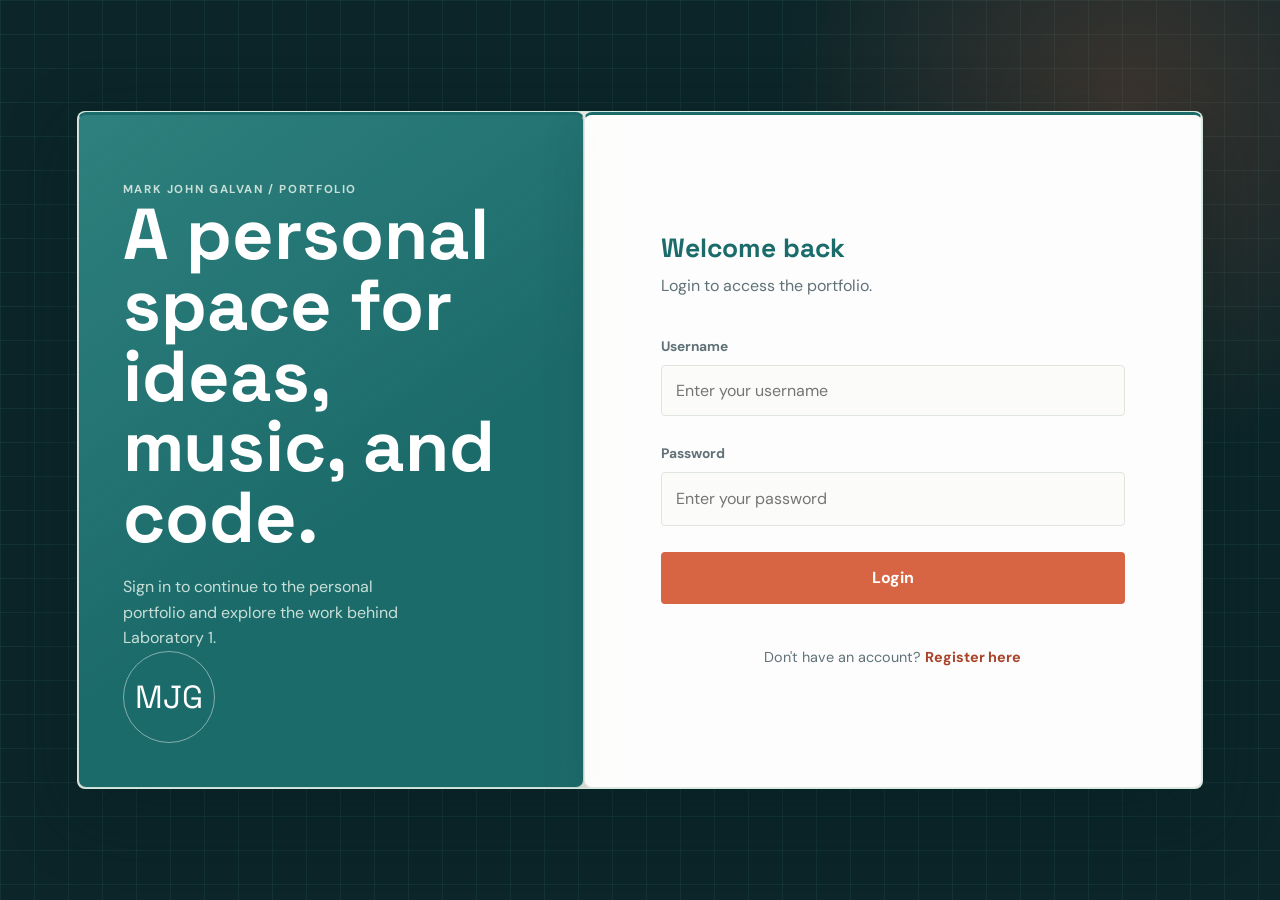
<file: GALVAN_LAB1/index.html>
<!DOCTYPE html>
<html lang="en">
<head>
    <meta charset="UTF-8">
    <meta name="viewport" content="width=device-width, initial-scale=1.0">
    <title>Access Mark John's Portfolio</title>
    <link rel="stylesheet" href="style.css">
</head>
<body>
    <main class="account-page">
        <div class="account-shell">
            <section class="account-intro" aria-labelledby="welcome-heading">
                <div>
                    <p class="account-kicker">Mark John Galvan / Portfolio</p>
                    <h1 id="welcome-heading">A personal space for ideas, music, and code.</h1>
                    <p>Sign in to continue to the personal portfolio and explore the work behind Laboratory 1.</p>
                </div>
                <div class="account-mark" aria-hidden="true">MJG</div>
            </section>

            <section class="account-panel" aria-live="polite">
                <div id="loginPage">
                    <h2>Welcome back</h2>
                    <p class="account-description">Login to access the portfolio.</p>

                    <form class="account-form" onsubmit="login(event)">
                        <label for="loginUsername">Username</label>
                        <input type="text" id="loginUsername" autocomplete="username" placeholder="Enter your username" required>

                        <label for="loginPassword">Password</label>
                        <input type="password" id="loginPassword" autocomplete="current-password" placeholder="Enter your password" required>

                        <button class="account-button" type="submit">Login</button>
                        <p id="loginMessage" class="account-message" role="status"></p>
                    </form>

                    <p class="account-switch">Don't have an account?
                        <button type="button" onclick="showRegister()">Register here</button>
                    </p>
                </div>

                <div id="registerPage" hidden>
                    <h2>Create an account</h2>
                    <p class="account-description">Register to enter the portfolio.</p>

                    <form class="account-form" onsubmit="register(event)">
                        <label for="registerName">Full name</label>
                        <input type="text" id="registerName" autocomplete="name" placeholder="Enter your full name" required>

                        <label for="registerUsername">Username</label>
                        <input type="text" id="registerUsername" autocomplete="username" placeholder="Create a username" required>

                        <label for="registerPassword">Password</label>
                        <input type="password" id="registerPassword" autocomplete="new-password" placeholder="At least 5 characters" required>

                        <label for="confirmPassword">Confirm password</label>
                        <input type="password" id="confirmPassword" autocomplete="new-password" placeholder="Repeat your password" required>

                        <button class="account-button" type="submit">Register</button>
                        <p id="registerMessage" class="account-message" role="status"></p>
                    </form>

                    <p class="account-switch">Already have an account?
                        <button type="button" onclick="showLogin()">Back to login</button>
                    </p>
                </div>
            </section>
        </div>
    </main>

    <script src="gsap-public/gsap-public/minified/gsap.min.js"></script>
    <script>
        const prefersReducedMotion = window.matchMedia('(prefers-reduced-motion: reduce)').matches;
        const motionDuration = prefersReducedMotion ? 0 : 0.55;
        const motionEase = 'power3.out';

        function animateMessage(element) {
            if (prefersReducedMotion) return;
            gsap.fromTo(element, { autoAlpha: 0, y: -8 }, { autoAlpha: 1, y: 0, duration: 0.3, ease: motionEase });
        }

        function animateSubmitButton(button, onComplete) {
            if (prefersReducedMotion) {
                if (onComplete) onComplete();
                return;
            }

            gsap.timeline({ onComplete: onComplete })
                .to(button, { scale: 0.96, duration: 0.1, ease: 'power2.in' })
                .to(button, { scale: 1, duration: 0.35, ease: 'back.out(2)' });
        }

        function animateFormSwap(currentId, nextId, focusId) {
            const current = document.getElementById(currentId);
            const next = document.getElementById(nextId);

            if (prefersReducedMotion) {
                current.hidden = true;
                next.hidden = false;
                document.getElementById(focusId).focus();
                return;
            }

            gsap.to(current, {
                autoAlpha: 0,
                x: -18,
                duration: 0.22,
                ease: 'power2.in',
                onComplete: () => {
                    current.hidden = true;
                    next.hidden = false;
                    gsap.fromTo(next, { autoAlpha: 0, x: 18 }, {
                        autoAlpha: 1,
                        x: 0,
                        duration: motionDuration,
                        ease: motionEase,
                        onComplete: () => document.getElementById(focusId).focus()
                    });
                }
            });
        }

        function showRegister() {
            animateFormSwap('loginPage', 'registerPage', 'registerName');
        }

        function showLogin() {
            animateFormSwap('registerPage', 'loginPage', 'loginUsername');
        }

        function setMessage(element, text, type) {
            element.textContent = text;
            element.className = 'account-message ' + type;
            animateMessage(element);
        }

        function register(event) {
            event.preventDefault();

            const fullName = document.getElementById('registerName').value.trim();
            const username = document.getElementById('registerUsername').value.trim();
            const password = document.getElementById('registerPassword').value;
            const confirmPassword = document.getElementById('confirmPassword').value;
            const message = document.getElementById('registerMessage');

            if (!fullName || !username || !password || !confirmPassword) {
                setMessage(message, 'Please complete all registration fields.', 'error');
                return;
            }

            if (password.length < 5) {
                setMessage(message, 'Password must contain at least 5 characters.', 'error');
                return;
            }

            if (password !== confirmPassword) {
                setMessage(message, 'Passwords do not match.', 'error');
                return;
            }

            localStorage.setItem('fullName', fullName);
            localStorage.setItem('username', username);
            localStorage.setItem('password', password);
            document.getElementById('loginUsername').value = username;
            document.getElementById('registerName').value = '';
            document.getElementById('registerUsername').value = '';
            document.getElementById('registerPassword').value = '';
            document.getElementById('confirmPassword').value = '';

            const finishRegistration = () => {
                alert('Registration successful! You can now log in.');
                showLogin();
                setMessage(document.getElementById('loginMessage'), 'Registration successful. You can now login.', 'success');
            };
            if (prefersReducedMotion) finishRegistration();
            else gsap.delayedCall(0.45, finishRegistration);
        }

        function login(event) {
            event.preventDefault();

            const username = document.getElementById('loginUsername').value.trim();
            const password = document.getElementById('loginPassword').value;
            const message = document.getElementById('loginMessage');
            const savedUsername = localStorage.getItem('username');
            const savedPassword = localStorage.getItem('password');

            if (!username || !password) {
                setMessage(message, 'Please enter your username and password.', 'error');
                return;
            }

            if (username === savedUsername && password === savedPassword) {
                localStorage.setItem('isLoggedIn', 'true');
                const finishLogin = () => {
                    alert('Login successful! Welcome back, ' + (localStorage.getItem('fullName') || username) + '.');
                    window.location.href = 'GALVAN_LAB1.html';
                };
                if (prefersReducedMotion) finishLogin();
                else gsap.delayedCall(0.45, finishLogin);
                return;
            }

            setMessage(message, 'Incorrect username or password.', 'error');
        }

        gsap.from('.account-intro > *, .account-panel > *', {
            autoAlpha: 0,
            y: 22,
            duration: motionDuration,
            stagger: prefersReducedMotion ? 0 : 0.08,
            ease: motionEase,
            clearProps: 'transform'
        });

        document.querySelectorAll('.account-form input').forEach((input) => {
            input.addEventListener('focus', () => {
                if (!prefersReducedMotion) gsap.to(input, { x: 4, duration: 0.18, ease: 'power2.out' });
            });
            input.addEventListener('blur', () => {
                if (!prefersReducedMotion) gsap.to(input, { x: 0, duration: 0.18, ease: 'power2.out' });
            });
        });

        document.querySelectorAll('.account-button').forEach((button) => {
            button.addEventListener('click', () => animateSubmitButton(button));
        });
    </script>
</body>
</html>
</file>
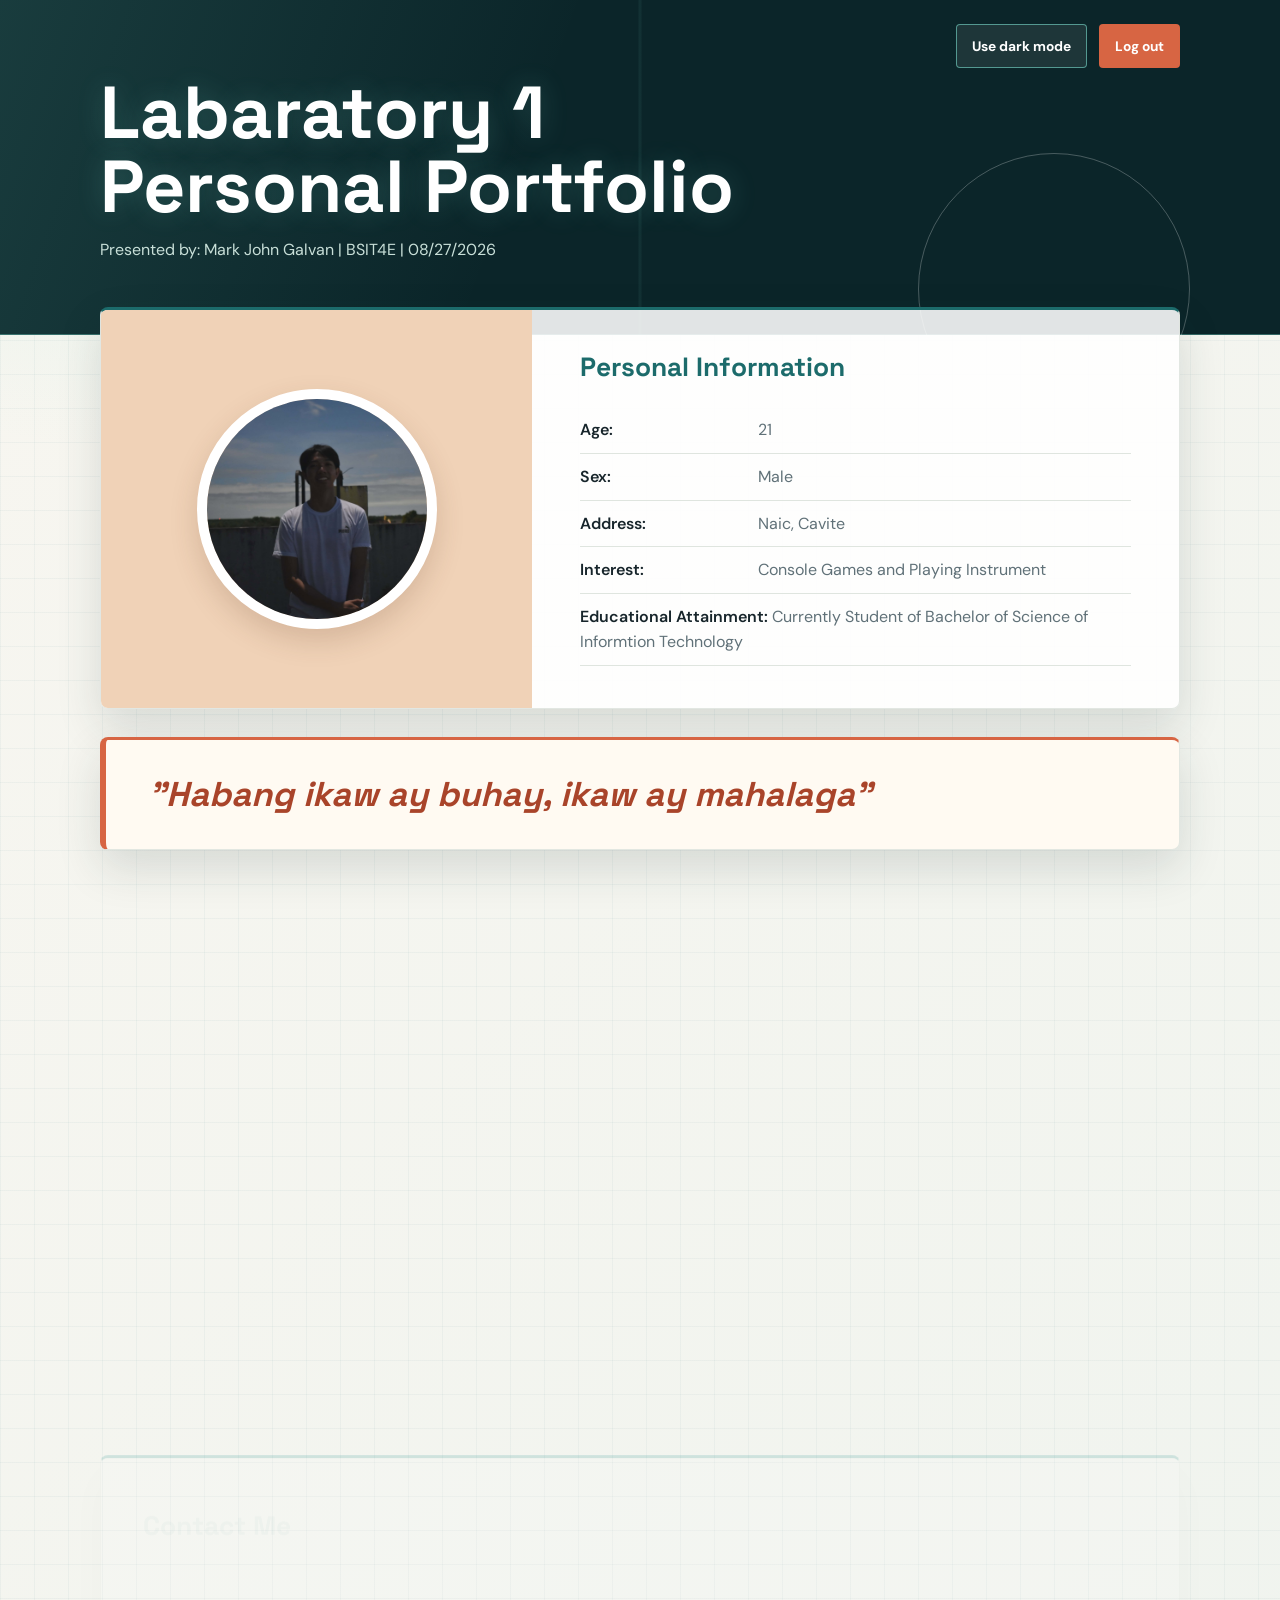
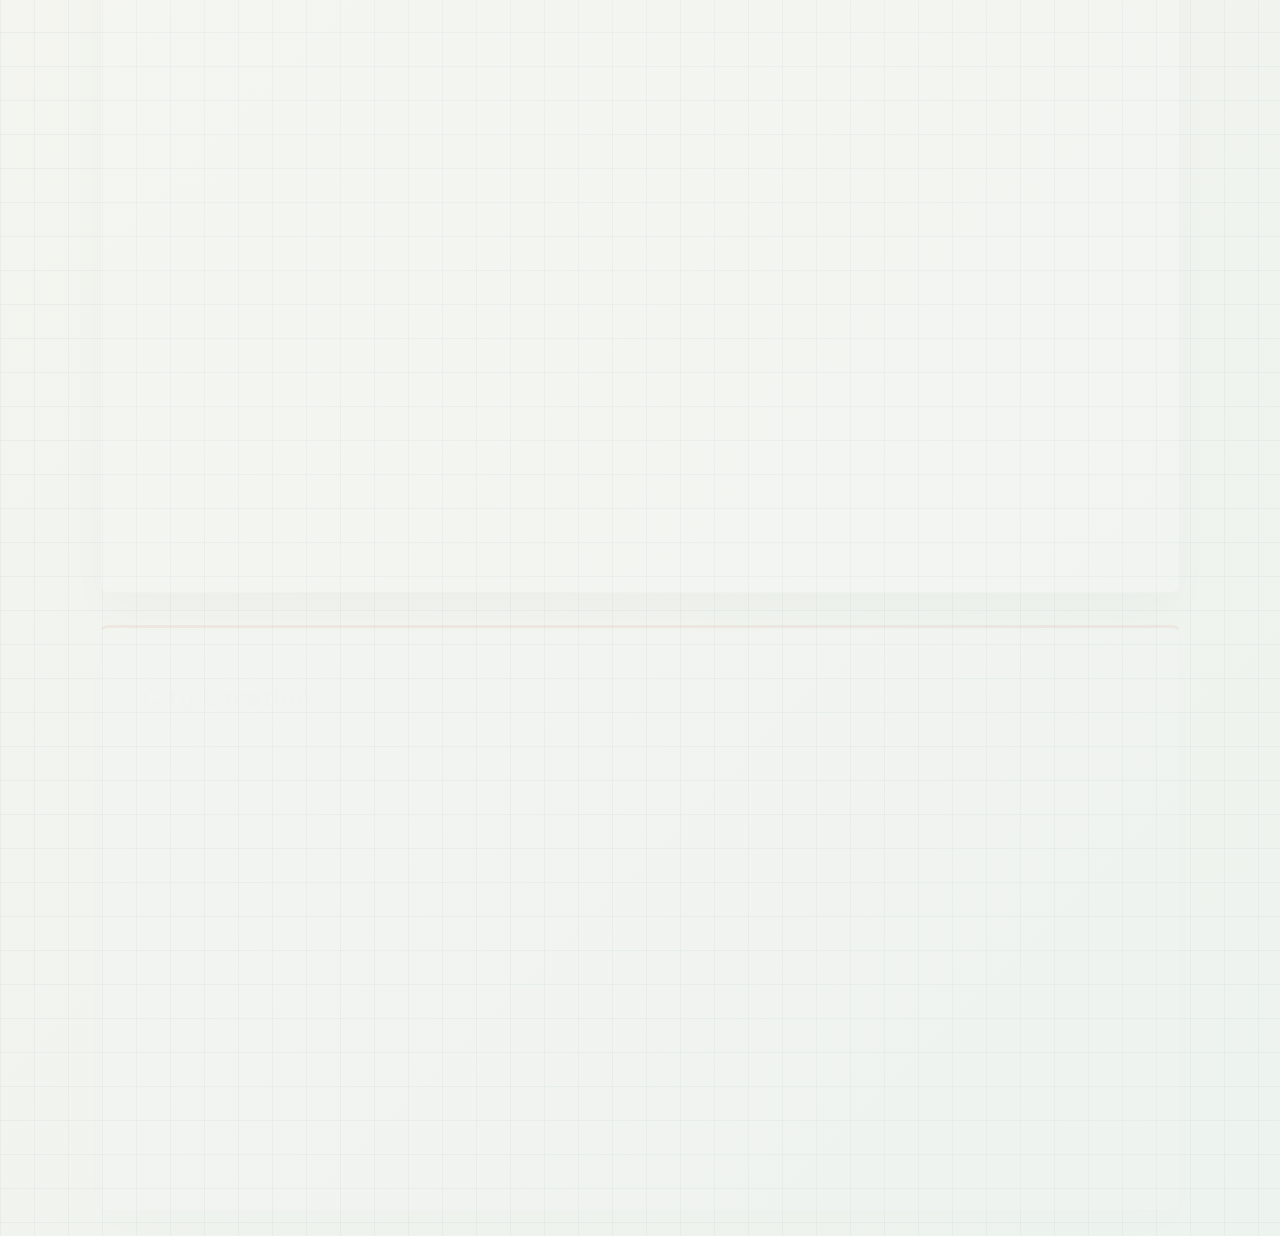
<file: GALVAN_LAB1/GALVAN_LAB1.html>
<!DOCTYPE html>
<html lang="en">
<head>
    <meta charset="UTF-8">
    <meta name="viewport" content="width=device-width, initial-scale=1.0">
    <title>Mark John Galvan - Personal Portfolio</title>
    <link rel="stylesheet" href="style.css">
</head>
<body>
   <header>
        <h1> Labaratory 1 Personal Portfolio</h1>
        <p>Presented by: Mark John Galvan | BSIT4E | 08/27/2026</p>
       <div class="portfolio-actions" aria-label="Portfolio options">
          <button class="portfolio-button theme-button" id="themeToggle" type="button" onclick="toggleTheme()">Use dark mode</button>
          <button class="portfolio-button logout-button" type="button" onclick="logout()">Log out</button>
       </div>
   </header> 
   
   <main>
        <section class="perso">
            <div class="image">
                <img src="pics/picko.jpeg" alt="Your Photo">
            </div>
            <div class="details">
                <h2>Personal Information</h2>
                <p><strong>Age: </strong>21</p>
                <p><strong>Sex: </strong>Male</p>
                <p><strong>Address: </strong>Naic, Cavite</p>
                <p><strong>Interest: </strong>Console Games and Playing Instrument</p>
                <p><strong>Educational Attainment: </strong> Currently Student of Bachelor of Science of Informtion Technology</p>
            </div>
        </section>

        <section class="qoutes">
            <h2>"Habang ikaw ay buhay, ikaw ay mahalaga"</h2>
        </section>

        <section class="know-more-link">
            <div>
                <p class="eyebrow">Explore another side of me</p>
                <h2>See my guitar covers</h2>
            </div>
            <a class="page-button" href="knowme.html">Open Guitar Covers <span aria-hidden="true">&rarr;</span></a>
        </section>

        <section class="spotify-section">
            <p class="eyebrow">Now playing</p>
            <h2>My Spotify Track</h2>
            <p class="section-intro">Listen to a track I would like to share.</p>
            <iframe
                class="spotify-embed"
                src="https://open.spotify.com/embed/track/3Q6n70tX5unGXUxHcRVsak?utm_source=generator&si=6766d51b0d5c43bb"
                title="Spotify track player"
                loading="lazy"
                allow="autoplay; clipboard-write; encrypted-media; fullscreen; picture-in-picture"
                referrerpolicy="strict-origin-when-cross-origin">
            </iframe>
        </section>

        <section class="forms">
            <h2>Contact Me</h2>
            <form>
                <div class="form-field">
                    <label for="name">Name:</label>
                    <input type="text" id="name" name="name" required>
                </div>

                <div class="form-field">
                    <label for="email">Email:</label>
                    <input type="email" id="email" name="email" required>
                </div>

                <fieldset class="gender-options">
                    <legend>Gender:</legend>
                    <label class="radio-option" for="male">
                        <input type="radio" id="male" name="gender" value="male">
                        Male
                    </label>
                    <label class="radio-option" for="female">
                        <input type="radio" id="female" name="gender" value="female">
                        Female
                    </label>
                </fieldset>

                <label for="interest">Interest: </label>
                <select id="interest" name="interest">
                    <option value="gaming">Gaming</option>
                    <option value="music">Music</option>
                    <option value="sports">Sports</option>
                    <option value="reading">Reading</option>
                </select>

                <label for="message">Message: </label> 
                <textarea id="message" name="message" rows="4" cols="50" placeholder="Write your message here:" required></textarea>

                <input type="checkbox" id="subscribe" name="subscribe" value="subscribe">
                <label for="subscribe">Subscribe for updates</label><br><br>

                <input type="submit" value="Submit">    
            </form>
        </section>

        <section class="city_loc">
            <h2>City Location</h2>
            <iframe src="https://www.google.com/maps/embed?pb=!1m17!1m12!1m3!1d61860.101874993336!2d120.74927768278589!3d14.296531582570738!2m3!1f0!2f0!3f0!3m2!1i1024!2i768!4f13.1!3m2!1m1!2s!5e0!3m2!1sen!2sph!4v1787831605577!5m2!1sen!2sph" width="600" height="450" style="border:0;" allowfullscreen="" loading="lazy" referrerpolicy="strict-origin-when-cross-origin"></iframe>

        </section>
        
   </main>

   <script src="gsap-public/gsap-public/minified/gsap.min.js"></script>
   <script src="gsap-public/gsap-public/minified/ScrollTrigger.min.js"></script>
   <script>
       const prefersReducedMotion = window.matchMedia('(prefers-reduced-motion: reduce)').matches;

       if (!prefersReducedMotion) gsap.registerPlugin(ScrollTrigger);

        function applyTheme(isDark) {
            document.body.classList.toggle('dark-mode', isDark);
            document.getElementById('themeToggle').textContent = isDark ? 'Use light mode' : 'Use dark mode';
        }

        function toggleTheme() {
            const isDark = !document.body.classList.contains('dark-mode');
            localStorage.setItem('darkMode', String(isDark));
            applyTheme(isDark);
            if (!prefersReducedMotion) {
                gsap.fromTo('header', { backgroundPosition: '0 0' }, { backgroundPosition: '100% 0', duration: 0.7, ease: 'power2.out' });
            }
        }

        function logout() {
            localStorage.removeItem('isLoggedIn');
            alert('You have successfully logged out.');
            window.location.href = 'index.html';
        }

        applyTheme(localStorage.getItem('darkMode') === 'true');

        gsap.from('header h1, header p, .portfolio-actions', {
            autoAlpha: 0,
            y: 20,
            duration: prefersReducedMotion ? 0 : 0.65,
            stagger: prefersReducedMotion ? 0 : 0.08,
            ease: 'power3.out',
            clearProps: 'transform'
        });

        if (!prefersReducedMotion) {
            const sections = gsap.utils.toArray('main > section');

            gsap.set(sections, { autoAlpha: 0, y: 42 });
            sections.forEach((section) => {
                gsap.to(section, {
                    autoAlpha: 1,
                    y: 0,
                    duration: 0.75,
                    ease: 'power3.out',
                    scrollTrigger: {
                        trigger: section,
                        start: 'top 84%',
                        toggleActions: 'play reverse play reverse'
                    }
                });
            });

            gsap.to('header', {
                yPercent: -12,
                ease: 'none',
                scrollTrigger: {
                    trigger: 'header',
                    start: 'top top',
                    end: 'bottom top',
                    scrub: true
                }
            });

            [
                ['.perso .details > *', '.perso'],
                ['.spotify-section > *', '.spotify-section'],
                ['.forms > *', '.forms'],
                ['.city_loc > *', '.city_loc']
            ].forEach(([content, section]) => {
                gsap.from(content, {
                    autoAlpha: 0,
                    y: 18,
                    duration: 0.5,
                    stagger: 0.07,
                    ease: 'power2.out',
                    scrollTrigger: {
                        trigger: section,
                        start: 'top 72%',
                        toggleActions: 'play reverse play reverse'
                    }
                });
            });
        }

        const profileImage = document.querySelector('.image img');
        if (profileImage && !prefersReducedMotion) {
            profileImage.addEventListener('mouseenter', () => gsap.to(profileImage, { rotation: 4, scale: 1.06, duration: 0.3, ease: 'power2.out' }));
            profileImage.addEventListener('mouseleave', () => gsap.to(profileImage, { rotation: 0, scale: 1, duration: 0.3, ease: 'power2.out' }));
        }
   </script>
</body>
</html>
</file>
<file: GALVAN_LAB1/style.css>
@import url('https://fonts.googleapis.com/css2?family=DM+Sans:wght@400;500;600;700&family=Space+Grotesk:wght@500;600;700&display=swap');

:root {
	--ink: #17252b;
	--muted: #607178;
	--paper: #f7f5ef;
	--surface: #ffffff;
	--accent: #d76543;
	--accent-dark: #a9442a;
	--teal: #1c6b6b;
	--signal: #7de2d1;
	--deep: #0b2529;
	--line: #dfe5df;
	--shadow: 0 18px 45px rgba(30, 52, 53, 0.14);
}

* {
	box-sizing: border-box;
}

body {
	margin: 0;
	color: var(--ink);
	background:
		radial-gradient(circle at 8% 0%, rgba(125, 226, 209, 0.18), transparent 28rem),
		linear-gradient(rgba(28, 107, 107, 0.045) 1px, transparent 1px),
		linear-gradient(90deg, rgba(28, 107, 107, 0.045) 1px, transparent 1px),
		linear-gradient(135deg, #f8f6f0 0%, #edf3ee 100%);
	background-size: auto, 34px 34px, 34px 34px, auto;
	font-family: 'DM Sans', sans-serif;
	line-height: 1.6;
}

header {
	position: relative;
	overflow: hidden;
	padding: 76px max(24px, calc((100% - 1080px) / 2)) 72px;
	color: #fff;
	background:
		linear-gradient(110deg, rgba(125, 226, 209, 0.12), transparent 42%),
		var(--deep);
	box-shadow: inset 0 -1px 0 rgba(125, 226, 209, 0.35);
}

header::before {
	position: absolute;
	inset: 0;
	background: linear-gradient(90deg, transparent 0 49.8%, rgba(125, 226, 209, 0.08) 50%, transparent 50.2%);
	content: '';
	pointer-events: none;
}

header::after {
	position: absolute;
	right: 7%;
	bottom: -90px;
	width: 270px;
	height: 270px;
	border: 1px solid rgba(255, 255, 255, 0.25);
	border-radius: 50%;
	content: '';
}

header h1,
header p {
	position: relative;
	z-index: 1;
	max-width: 720px;
}

header h1 {
	margin: 0 0 14px;
	font-family: 'Space Grotesk', sans-serif;
	font-size: clamp(2.25rem, 6vw, 4.6rem);
	line-height: 1;
	letter-spacing: 0;
	text-shadow: 0 0 28px rgba(125, 226, 209, 0.2);
}

header p {
	margin: 0;
	color: #c8dfd8;
	font-size: 1rem;
}

.portfolio-actions {
	position: absolute;
	top: 24px;
	right: max(24px, calc((100% - 1080px) / 2));
	display: flex;
	gap: 12px;
	z-index: 1;
}

.portfolio-button {
	padding: 10px 15px;
	border: 1px solid rgba(125, 226, 209, 0.58);
	border-radius: 4px;
	color: #fff;
	background: rgba(255, 255, 255, 0.08);
	font: inherit;
	font-size: 0.86rem;
	font-weight: 700;
	cursor: pointer;
	transition: background 180ms ease, border-color 180ms ease, transform 180ms ease;
}

.portfolio-button:hover {
	border-color: #fff;
	background: rgba(255, 255, 255, 0.18);
	transform: translateY(-2px);
}

.logout-button {
	border-color: rgba(215, 101, 67, 0.8);
	background: var(--accent);
}

.logout-button:hover {
	border-color: var(--accent);
	background: var(--accent-dark);
}

main {
	display: grid;
	gap: 28px;
	width: min(1080px, calc(100% - 48px));
	margin: -28px auto 64px;
}

section {
	border: 1px solid rgba(223, 229, 223, 0.9);
	border-radius: 8px;
	background: rgba(255, 255, 255, 0.88);
	box-shadow: var(--shadow);
	transition: border-color 260ms ease, box-shadow 260ms ease, transform 260ms ease, background 260ms ease;
}

section:hover {
	border-color: rgba(28, 107, 107, 0.42);
	box-shadow: 0 22px 48px rgba(30, 52, 53, 0.15);
	transform: translateY(-5px);
}

.perso {
	--section-accent: #1c6b6b;
}

.qoutes {
	--section-accent: #d76543;
}

.know-more-link {
	--section-accent: #6d5acb;
}

.forms {
	--section-accent: #168b86;
}

.city_loc {
	--section-accent: #c15b35;
}

section:not(.video-card) {
	border-top: 3px solid var(--section-accent, var(--teal));
}

section:not(.video-card):hover {
	border-color: var(--section-accent, var(--teal));
	box-shadow: 0 24px 50px color-mix(in srgb, var(--section-accent, var(--teal)) 22%, transparent);
}

section:not(.video-card) h2 {
	transition: color 260ms ease, text-shadow 260ms ease;
}

section:not(.video-card):hover h2 {
	color: var(--section-accent, var(--teal));
	text-shadow: 0 0 18px color-mix(in srgb, var(--section-accent, var(--teal)) 28%, transparent);
}

.perso {
	display: grid;
	grid-template-columns: minmax(220px, 0.8fr) 1.2fr;
	align-items: stretch;
	overflow: hidden;
}

.image {
	display: grid;
	min-height: 330px;
	place-items: center;
	background: #f0d2b7;
}

.image img {
	width: 240px;
	height: 240px;
	border: 10px solid #fff;
	border-radius: 50%;
	object-fit: cover;
	background: var(--accent);
	box-shadow: 0 12px 28px rgba(92, 55, 36, 0.18);
}

.details {
	padding: 42px 48px;
}

h2 {
	margin: 0 0 24px;
	color: var(--teal);
	font-family: 'Space Grotesk', sans-serif;
	font-size: 1.65rem;
	line-height: 1.2;
}

.details p {
	margin: 0;
	padding: 10px 0;
	border-bottom: 1px solid var(--line);
	color: var(--muted);
}

.details strong {
	display: inline-block;
	min-width: 178px;
	color: var(--ink);
	font-weight: 600;
}

.qoutes {
	padding: 34px 42px;
	border-left: 6px solid var(--accent);
	background: #fffaf2;
}

.qoutes h2 {
	margin: 0;
	color: var(--accent-dark);
	font-size: clamp(1.4rem, 3vw, 2.15rem);
	font-style: italic;
}

.know-more-link {
	display: flex;
	align-items: center;
	justify-content: space-between;
	gap: 24px;
	padding: 34px 42px;
}

.know-more-link h2 {
	margin: 0;
}

.eyebrow {
	margin: 0 0 8px;
	color: var(--accent-dark);
	font-size: 0.72rem;
	font-weight: 700;
	letter-spacing: 0.12em;
	text-transform: uppercase;
}

.page-button {
	display: inline-flex;
	align-items: center;
	gap: 12px;
	padding: 13px 18px;
	border-radius: 4px;
	color: #fff;
	background: var(--accent);
	font-weight: 700;
	text-decoration: none;
	white-space: nowrap;
	box-shadow: 0 0 0 rgba(125, 226, 209, 0);
	transition: background 180ms ease, box-shadow 180ms ease, transform 180ms ease;
}

.page-button:hover {
	background: var(--accent-dark);
	box-shadow: 0 0 22px rgba(215, 101, 67, 0.36);
	transform: translateY(-3px);
}

.covers-preview {
	padding: 38px 42px 42px;
}

.section-heading {
	display: flex;
	align-items: end;
	justify-content: space-between;
	gap: 24px;
}

.section-heading h2 {
	margin-bottom: 0;
}

.eyebrow,
.cover-number {
	margin: 0 0 8px;
	color: var(--accent-dark);
	font-size: 0.72rem;
	font-weight: 700;
	letter-spacing: 0.12em;
	text-transform: uppercase;
}

.section-intro {
	max-width: 620px;
	margin: 14px 0 26px;
	color: var(--muted);
}

.cover-count {
	padding: 8px 12px;
	border: 1px solid var(--line);
	border-radius: 999px;
	color: var(--muted);
	font-size: 0.78rem;
	font-weight: 700;
	white-space: nowrap;
}

.cover-grid {
	display: grid;
	grid-template-columns: repeat(2, minmax(0, 1fr));
	gap: 20px;
}

.cover-card {
	overflow: hidden;
	border: 1px solid var(--line);
	border-radius: 6px;
	background: #fbfcf9;
}

.cover-placeholder {
	display: flex;
	min-height: 190px;
	align-items: center;
	justify-content: center;
	gap: 12px;
	flex-direction: column;
	color: #c8dfd8;
	background: linear-gradient(135deg, #174f51, #2f7771);
	font-size: 0.82rem;
	font-weight: 700;
	letter-spacing: 0.04em;
	text-transform: uppercase;
}

.cover-placeholder-alt {
	background: linear-gradient(135deg, #9d472f, #d77950);
}

.play-mark {
	display: grid;
	width: 48px;
	height: 48px;
	place-items: center;
	padding-left: 3px;
	border: 1px solid rgba(255, 255, 255, 0.55);
	border-radius: 50%;
	color: #fff;
	font-size: 1rem;
}

.cover-card-content {
	padding: 20px;
}

.cover-card-content h3 {
	margin: 0;
	font-family: 'Space Grotesk', sans-serif;
	font-size: 1.2rem;
}

.cover-description {
	margin: 8px 0 0;
	color: var(--muted);
	font-size: 0.92rem;
}

.videos-only-page {
	position: relative;
	min-height: 100vh;
	background:
		radial-gradient(circle at 12% 10%, rgba(215, 101, 67, 0.2), transparent 25rem),
		linear-gradient(rgba(125, 226, 209, 0.035) 1px, transparent 1px),
		linear-gradient(90deg, rgba(125, 226, 209, 0.035) 1px, transparent 1px),
		linear-gradient(135deg, #123f43 0%, var(--teal) 55%, #255e5c 100%);
	background-size: auto, 42px 42px, 42px 42px, auto;
}

.videos-only-page::before {
	position: fixed;
	inset: 0;
	background: linear-gradient(transparent 50%, rgba(125, 226, 209, 0.025) 50%);
	background-size: 100% 6px;
	content: '';
	pointer-events: none;
	opacity: 0.45;
}

.videos-only {
	position: relative;
	z-index: 1;
	width: min(1080px, calc(100% - 48px));
	margin: 0 auto;
	padding: 32px 0 64px;
	animation: page-arrival 700ms cubic-bezier(0.22, 1, 0.36, 1) both;
}

.videos-only .back-link {
	display: inline-block;
	margin-bottom: 24px;
	color: #c8dfd8;
	transition: color 180ms ease, transform 180ms ease;
}

.videos-only .back-link:hover {
	color: #fff;
	transform: translateX(-4px);
}

.video-grid {
	display: grid;
	grid-template-columns: minmax(0, 1fr);
	gap: 0;
}

.video-card {
	padding: 28px 0;
	border: 0;
	border-bottom: 1px solid rgba(125, 226, 209, 0.42);
	border-radius: 6px;
	background: transparent;
	box-shadow: none;
	transition: opacity 650ms ease, transform 650ms cubic-bezier(0.22, 1, 0.36, 1), border-color 240ms ease, box-shadow 240ms ease;
}

.video-card.scroll-reveal {
	opacity: 0;
	transform: translateY(42px) scale(0.98);
}

.video-card.scroll-reveal.is-visible {
	opacity: 1;
	transform: translateY(0) scale(1);
}

.video-card:first-child {
	border-top: 1px solid rgba(125, 226, 209, 0.42);
}

.video-card:nth-child(2) {
	--video-accent: #f0d2b7;
}

.video-card:nth-child(3) {
	--video-accent: #9fe8df;
}

.video-card:nth-child(4) {
	--video-accent: #ef9a73;
}

.video-card:nth-child(1) {
	--video-accent: #7de2d1;
}

.video-card:hover {
	border-bottom-color: var(--video-accent);
	box-shadow: 0 12px 28px color-mix(in srgb, var(--video-accent) 18%, transparent);
}

.video-label {
	margin: 0 0 10px;
	color: #fff;
	font-family: 'Space Grotesk', sans-serif;
	font-size: 1.05rem;
	font-weight: 600;
	letter-spacing: 0.01em;
}

.video-heading {
	display: flex;
	align-items: center;
	justify-content: space-between;
	gap: 16px;
}

.video-card:nth-child(2) {
	transition-delay: 90ms;
}

.video-card:nth-child(3) {
	transition-delay: 180ms;
}

.video-card:nth-child(4) {
	transition-delay: 270ms;
}

.video-card:hover {
	border-color: rgba(240, 210, 183, 0.8);
	transform: translateX(6px);
}

.video-card video {
	display: block;
	width: 100%;
	height: auto;
	max-height: 70vh;
	object-fit: contain;
	background: #102f32;
	transition: opacity 300ms ease, transform 420ms cubic-bezier(0.22, 1, 0.36, 1), box-shadow 420ms ease;
}

.video-card.is-playing video {
	box-shadow: 0 0 0 2px var(--video-accent), 0 18px 42px color-mix(in srgb, var(--video-accent) 26%, transparent);
	transform: scale(1.008);
}

.video-card video:focus-visible {
	outline: 3px solid #f0d2b7;
	outline-offset: 4px;
}

@keyframes page-arrival {
	from {
		opacity: 0;
		transform: translateY(12px);
	}

	to {
		opacity: 1;
		transform: translateY(0);
	}
}

@media (prefers-reduced-motion: reduce) {
	section,
	section h2,
	.video-card,
	.videos-only .back-link,
	.video-card video,
	.videos-only {
		animation: none;
		transition: none;
	}

	.video-card {
		opacity: 1;
		transform: none;
	}

	.video-card.scroll-reveal {
		opacity: 1;
		transform: none;
	}
}

.forms,
.city_loc,
.spotify-section {
	padding: 38px 42px;
}

.spotify-section h2 {
	margin-bottom: 0;
}

.spotify-embed {
	display: block;
	width: 100%;
	height: 152px;
	margin-top: 24px;
	border: 0;
	border-radius: 8px;
	background: #102f32;
	box-shadow: 0 12px 28px rgba(30, 52, 53, 0.18);
}

form {
	display: grid;
	grid-template-columns: 1fr 1fr;
	gap: 10px 18px;
}

form label {
	align-self: end;
	color: var(--muted);
	font-size: 0.9rem;
	font-weight: 600;
}

.form-field {
	display: flex;
	flex-direction: column;
	gap: 6px;
}

.form-field label {
	align-self: auto;
}

.gender-options {
	grid-column: 1 / -1;
	display: flex;
	align-items: center;
	gap: 22px;
	margin: 4px 0 10px;
	padding: 0;
	border: 0;
}

.gender-options legend {
	margin-right: 4px;
	color: var(--muted);
	font-size: 0.9rem;
	font-weight: 600;
}

.radio-option {
	display: inline-flex;
	align-items: center;
	gap: 7px;
	color: var(--ink);
	font-weight: 400;
	cursor: pointer;
}

.radio-option input[type='radio'] {
	width: 15px;
	height: 15px;
	margin: 0;
	accent-color: var(--teal);
}

form input[type='text'],
form input[type='email'],
form select,
form textarea {
	width: 100%;
	margin-bottom: 8px;
	padding: 12px 14px;
	border: 1px solid var(--line);
	border-radius: 4px;
	color: var(--ink);
	background: #fbfcf9;
	font: inherit;
	transition: border-color 180ms ease, box-shadow 180ms ease, background 180ms ease;
}

form textarea,
form input[type='checkbox'],
form input[type='submit'],
form label[for='subscribe'],
form label[for='message'],
form label[for='interest'] {
	grid-column: 1 / -1;
}

form textarea {
	resize: vertical;
}

form input:focus,
form select:focus,
form textarea:focus {
	outline: 3px solid rgba(28, 107, 107, 0.15);
	border-color: var(--teal);
	box-shadow: 0 0 18px rgba(125, 226, 209, 0.2);
	background: #fff;
}

form input[type='checkbox'] {
	width: 17px;
	height: 17px;
	margin: 8px 0 -27px;
	accent-color: var(--teal);
}

/* Account entry page */
.account-page {
	display: grid;
	width: 100%;
	min-height: 100vh;
	margin: 0;
	place-items: center;
	gap: 0;
	padding: 48px clamp(24px, 6vw, 96px);
	background:
		radial-gradient(circle at 88% 12%, rgba(215, 101, 67, 0.24), transparent 22rem),
		linear-gradient(rgba(125, 226, 209, 0.07) 1px, transparent 1px),
		linear-gradient(90deg, rgba(125, 226, 209, 0.07) 1px, transparent 1px),
		var(--deep);
	background-size: auto, 34px 34px, 34px 34px, auto;
}

.account-shell {
	display: grid;
	grid-template-columns: minmax(340px, 0.9fr) minmax(480px, 1.1fr);
	width: min(1180px, 100%);
	border: 1px solid rgba(125, 226, 209, 0.28);
	border-radius: 8px;
	overflow: hidden;
	background: rgba(247, 245, 239, 0.97);
	box-shadow: 0 24px 70px rgba(5, 28, 30, 0.38);
	animation: page-arrival 650ms cubic-bezier(0.22, 1, 0.36, 1) both;
}

.account-intro {
	display: flex;
	min-height: 520px;
	flex-direction: column;
	justify-content: space-between;
	padding: 44px;
	color: #fff;
	background:
		linear-gradient(145deg, rgba(125, 226, 209, 0.18), transparent 58%),
		var(--teal);
}

.account-kicker {
	margin: 0 0 18px;
	color: var(--signal);
	font-size: 0.72rem;
	font-weight: 700;
	letter-spacing: 0.14em;
	text-transform: uppercase;
}

.account-intro h1 {
	margin: 0;
	font-family: 'Space Grotesk', sans-serif;
	font-size: clamp(2.5rem, 6vw, 4.5rem);
	line-height: 0.98;
}

.account-intro p {
	max-width: 300px;
	margin: 22px 0 0;
	color: #c8dfd8;
}

.account-mark {
	width: 92px;
	height: 92px;
	border: 1px solid rgba(255, 255, 255, 0.45);
	border-radius: 50%;
	color: #fff;
	font-family: 'Space Grotesk', sans-serif;
	font-size: 2rem;
	line-height: 90px;
	text-align: center;
}

.account-panel {
	display: flex;
	flex-direction: column;
	justify-content: center;
	padding: clamp(44px, 6vw, 76px);
}

.account-form[hidden] {
	display: none;
}

.account-panel h2 {
	margin-bottom: 8px;
}

.account-description {
	margin: 0 0 26px;
	color: var(--muted);
}

.account-form {
	display: grid;
	grid-template-columns: 1fr;
	width: 100%;
	gap: 8px;
}

.account-form label {
	margin: 10px 0 0;
	color: var(--muted);
	font-size: 0.86rem;
	font-weight: 700;
}

.account-form input {
	display: block;
	width: 100%;
	padding: 13px 14px;
	border: 1px solid var(--line);
	border-radius: 4px;
	color: var(--ink);
	background: #fbfcf9;
	font: inherit;
}

.account-form input:focus {
	outline: 3px solid rgba(28, 107, 107, 0.15);
	border-color: var(--teal);
	box-shadow: 0 0 18px rgba(125, 226, 209, 0.2);
	background: #fff;
}

.account-button {
	width: 100%;
	margin-top: 18px;
	padding: 13px 18px;
	border: 0;
	border-radius: 4px;
	color: #fff;
	background: var(--accent);
	font: inherit;
	font-weight: 700;
	cursor: pointer;
	transition: background 180ms ease, box-shadow 180ms ease, transform 180ms ease;
}

.account-button:hover {
	background: var(--accent-dark);
	box-shadow: 0 0 22px rgba(215, 101, 67, 0.36);
	transform: translateY(-3px);
}

.account-message {
	min-height: 24px;
	margin: 0;
	font-size: 0.86rem;
	text-align: center;
}

.account-message.error {
	color: #a9442a;
}

.account-message.success {
	color: var(--teal);
}

.account-switch {
	margin: 10px 0 0;
	color: var(--muted);
	font-size: 0.9rem;
	text-align: center;
}

.account-switch button {
	padding: 0;
	border: 0;
	color: var(--accent-dark);
	background: transparent;
	font: inherit;
	font-weight: 700;
	cursor: pointer;
}

@media (max-width: 700px) {
	.account-shell {
		grid-template-columns: 1fr;
	}

	.account-intro {
		min-height: auto;
		padding: 32px;
	}

	.account-mark {
		display: none;
	}

	.account-panel {
		padding: 32px;
	}
}

form label[for='subscribe'] {
	margin-left: 26px;
	align-self: center;
}

form input[type='submit'] {
	justify-self: start;
	padding: 12px 28px;
	border: 0;
	border-radius: 4px;
	color: #fff;
	background: var(--accent);
	font: inherit;
	font-weight: 700;
	cursor: pointer;
}

form input[type='submit']:hover {
	background: var(--accent-dark);
}

.city_loc iframe {
	display: block;
	width: 100%;
	max-width: 100%;
	min-height: 380px;
	border: 0;
	border-radius: 4px;
	filter: saturate(0.8);
}

@media (max-width: 680px) {
	header {
		padding: 112px 24px 60px;
	}

	main {
		width: min(100% - 28px, 560px);
		margin-top: -20px;
		gap: 18px;
	}

	.perso {
		grid-template-columns: 1fr;
	}

	.image {
		min-height: 240px;
	}

	.image img {
		width: 200px;
		height: 200px;
	}

	.details,
	.forms,
	.spotify-section,
	.covers-preview,
	.city_loc {
		padding: 28px 22px;
	}

	.know-more-link {
		align-items: flex-start;
		flex-direction: column;
		padding: 28px 22px;
	}

	.details strong {
		display: block;
		min-width: 0;
	}

	.qoutes {
		padding: 28px 22px;
	}

	form {
		grid-template-columns: 1fr;
	}

	.section-heading {
		align-items: flex-start;
		flex-direction: column;
		gap: 12px;
	}

	.cover-grid {
		grid-template-columns: 1fr;
	}

	.video-grid {
		grid-template-columns: 1fr;
	}

	.videos-only {
		width: min(100% - 28px, 560px);
	}

	.gender-options {
		align-items: flex-start;
		flex-wrap: wrap;
		gap: 12px 18px;
	}

	form textarea,
	form input[type='checkbox'],
	form input[type='submit'],
	form label[for='subscribe'],
	form label[for='message'],
	form label[for='interest'] {
		grid-column: auto;
	}

	form input[type='checkbox'] {
		margin-bottom: -27px;
	}

	.city_loc iframe {
		min-height: 300px;
	}
}

body.dark-mode {
	--ink: #edf7f3;
	--muted: #b3c9c4;
	--surface: #17383b;
	--line: #396064;
	--shadow: 0 18px 45px rgba(0, 0, 0, 0.3);
	background:
		radial-gradient(circle at 8% 0%, rgba(125, 226, 209, 0.1), transparent 28rem),
		linear-gradient(rgba(125, 226, 209, 0.045) 1px, transparent 1px),
		linear-gradient(90deg, rgba(125, 226, 209, 0.045) 1px, transparent 1px),
		#0b2529;
	background-size: auto, 34px 34px, 34px 34px, auto;
}

body.dark-mode section {
	border-color: rgba(125, 226, 209, 0.22);
	background: rgba(23, 56, 59, 0.94);
}

body.dark-mode .qoutes {
	background: #263d3d;
}

body.dark-mode .image {
	background: #704c3e;
}

body.dark-mode form input[type='text'],
body.dark-mode form input[type='email'],
body.dark-mode form select,
body.dark-mode form textarea {
	border-color: var(--line);
	color: var(--ink);
	background: #102f32;
}

body.dark-mode form input:focus,
body.dark-mode form select:focus,
body.dark-mode form textarea:focus {
	background: #17383b;
}
</file>
